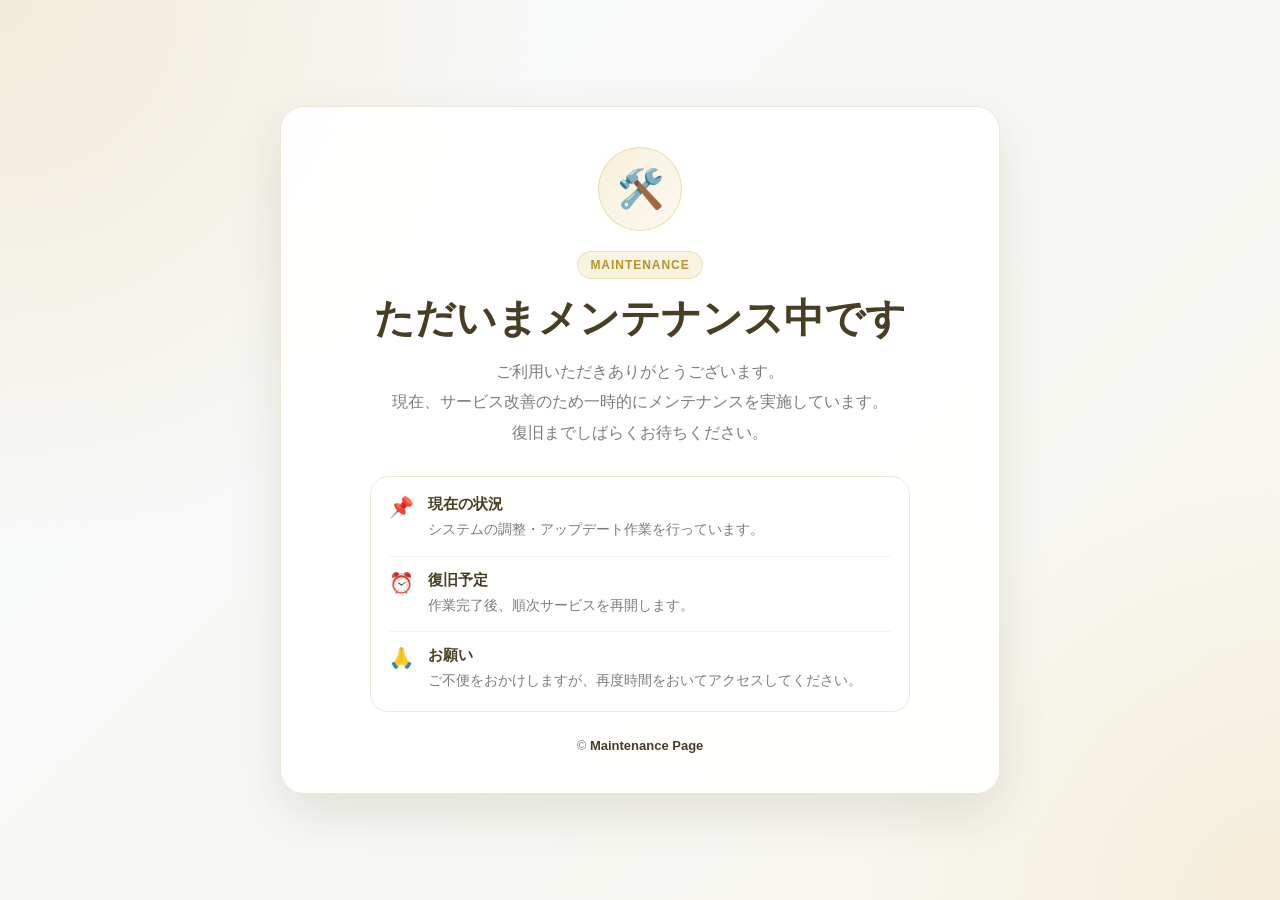
<file: maintenance.html>
<!DOCTYPE html>
<html lang="ja">
<head>
  <meta charset="UTF-8" />
  <meta name="viewport" content="width=device-width, initial-scale=1.0" />
  <title>メンテナンス中</title>
  <link rel="stylesheet" href="assets/css/maintenance.css?v=20261010-account-glass-v3.4">
</head>
<body>
  <main class="card">
    <div class="icon">🛠️</div>
    <div class="label">MAINTENANCE</div>
    <h1>ただいまメンテナンス中です</h1>
    <p class="lead">
      ご利用いただきありがとうございます。<br>
      現在、サービス改善のため一時的にメンテナンスを実施しています。<br>
      復旧までしばらくお待ちください。
    </p>

    <section class="info">
      <div class="row">
        <div class="emoji">📌</div>
        <div>
          <div class="row-title">現在の状況</div>
          <div class="row-text">システムの調整・アップデート作業を行っています。</div>
        </div>
      </div>
      <div class="row">
        <div class="emoji">⏰</div>
        <div>
          <div class="row-title">復旧予定</div>
          <div class="row-text">作業完了後、順次サービスを再開します。</div>
        </div>
      </div>
      <div class="row">
        <div class="emoji">🙏</div>
        <div>
          <div class="row-title">お願い</div>
          <div class="row-text">ご不便をおかけしますが、再度時間をおいてアクセスしてください。</div>
        </div>
      </div>
    </section>

    <div class="footer">© <strong>Maintenance Page</strong></div>
  </main>
</body>
</html>
</file>
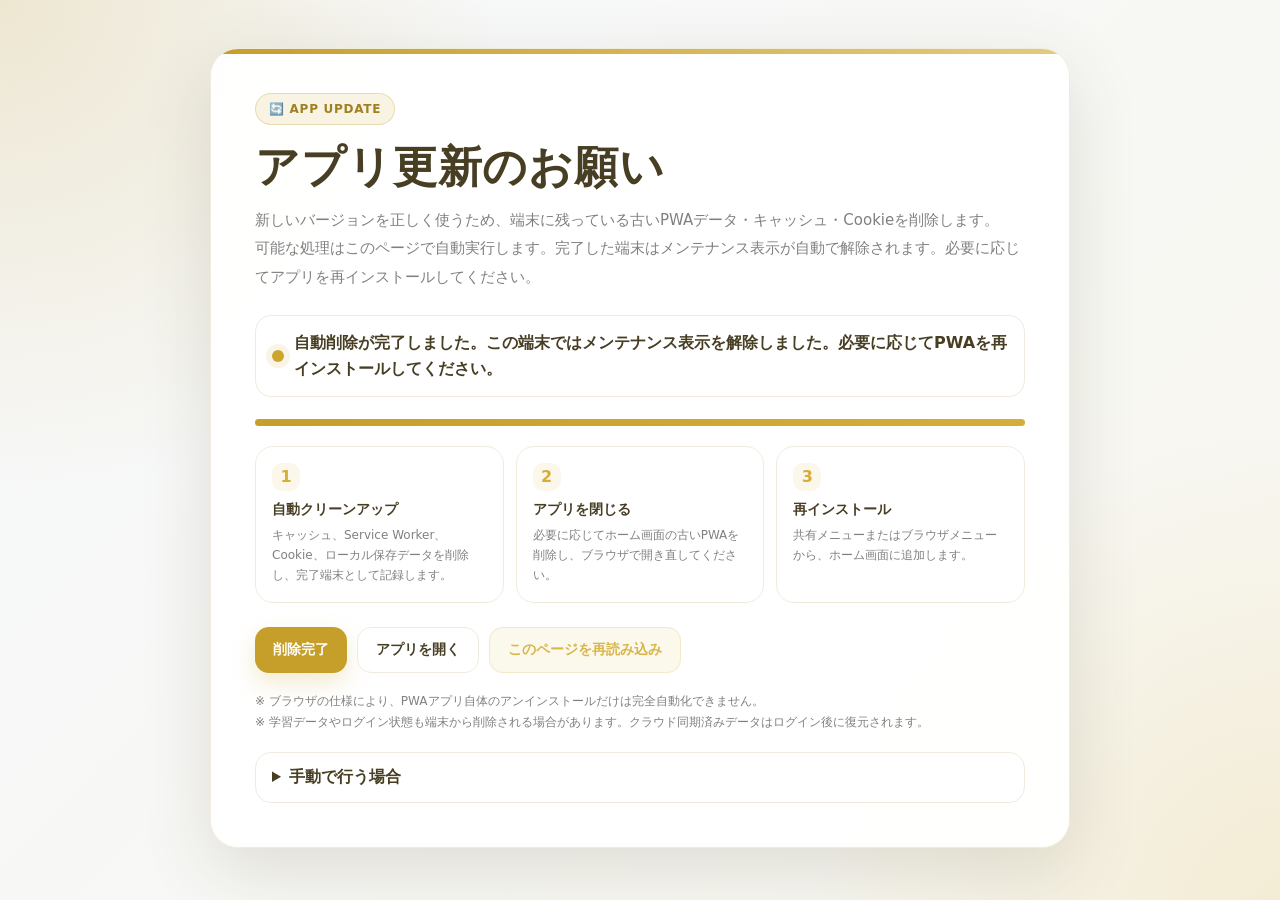
<file: update.html>
<!DOCTYPE html>
<html lang="ja">
<head>
  <meta charset="UTF-8" />
  <meta name="viewport" content="width=device-width, initial-scale=1.0, viewport-fit=cover" />
  <meta name="robots" content="noindex,nofollow" />
  <title>アプリ更新のお願い｜シス単マスター</title>
  <style>
    :root {
      --bg1: #f7f9fc;
      --bg2: #f8f6ee;
      --card: rgba(255,255,255,0.94);
      --text: #473e24;
      --sub: #808080;
      --accent: #c69f2a;
      --accent2: #9f8022;
      --blue: #d5ae3a;
      --green: #cca52e;
      --red: #d9b54a;
      --border: #f0ebdd;
      --shadow: 0 22px 70px rgba(71,62,36, 0.14);
    }
    * { box-sizing: border-box; }
    body {
      margin: 0;
      min-height: 100vh;
      font-family: "Noto Sans JP", "Hiragino Sans", "Yu Gothic", system-ui, sans-serif;
      color: var(--text);
      background:
        radial-gradient(circle at top left, rgba(198,159,42,.20), transparent 32%),
        radial-gradient(circle at bottom right, rgba(213,174,58,.14), transparent 30%),
        linear-gradient(135deg, var(--bg1), var(--bg2));
      display: grid;
      place-items: center;
      padding: max(18px, env(safe-area-inset-top)) 18px max(22px, env(safe-area-inset-bottom));
    }
    .wrap { width: 100%; max-width: 860px; }
    .card {
      background: var(--card);
      border: 1px solid var(--border);
      border-radius: 28px;
      box-shadow: var(--shadow);
      padding: clamp(24px, 5vw, 44px);
      backdrop-filter: blur(12px);
      overflow: hidden;
      position: relative;
    }
    .card::before {
      content: "";
      position: absolute;
      top: 0; left: 0; right: 0;
      height: 5px;
      background: linear-gradient(90deg, var(--accent), rgba(213,174,58,.65));
    }
    .badge {
      display: inline-flex;
      align-items: center;
      gap: 8px;
      padding: 8px 13px;
      border-radius: 999px;
      color: var(--accent2);
      background: rgba(198,159,42,.13);
      border: 1px solid rgba(198,159,42,.28);
      font-size: 12px;
      font-weight: 800;
      letter-spacing: .06em;
      margin-bottom: 16px;
    }
    h1 {
      margin: 0 0 12px;
      font-size: clamp(28px, 5vw, 44px);
      line-height: 1.2;
      letter-spacing: .02em;
    }
    .lead {
      margin: 0 0 24px;
      color: var(--sub);
      font-size: 15px;
      line-height: 1.9;
    }
    .status {
      display: flex;
      align-items: center;
      gap: 10px;
      padding: 14px 16px;
      border: 1px solid var(--border);
      border-radius: 16px;
      background: #ffffff;
      margin: 18px 0 22px;
      font-weight: 700;
      line-height: 1.6;
    }
    .dot {
      width: 12px;
      height: 12px;
      border-radius: 50%;
      background: var(--blue);
      box-shadow: 0 0 0 6px rgba(213,174,58,.12);
      flex: none;
    }
    .status.done .dot { background: var(--green); box-shadow: 0 0 0 6px rgba(204,165,46,.12); }
    .status.warn .dot { background: var(--red); box-shadow: 0 0 0 6px rgba(217,181,74,.12); }
    .grid {
      display: grid;
      grid-template-columns: repeat(3, 1fr);
      gap: 12px;
      margin: 20px 0 24px;
    }
    .step {
      background: #ffffff;
      border: 1px solid var(--border);
      border-radius: 18px;
      padding: 16px;
      min-height: 126px;
    }
    .step-num {
      width: 28px;
      height: 28px;
      border-radius: 10px;
      background: rgba(213,174,58,.10);
      color: var(--blue);
      display: grid;
      place-items: center;
      font-weight: 900;
      margin-bottom: 10px;
    }
    .step-title { font-size: 14px; font-weight: 900; margin-bottom: 6px; }
    .step-text { color: var(--sub); font-size: 12px; line-height: 1.7; }
    .actions {
      display: flex;
      gap: 10px;
      flex-wrap: wrap;
      margin-top: 18px;
    }
    button, .linkbtn {
      appearance: none;
      border: none;
      border-radius: 14px;
      padding: 13px 18px;
      font-weight: 900;
      font-size: 14px;
      cursor: pointer;
      text-decoration: none;
      display: inline-flex;
      align-items: center;
      justify-content: center;
      gap: 8px;
      transition: transform .18s ease, box-shadow .18s ease, opacity .18s ease;
    }
    button:active, .linkbtn:active { transform: scale(.97); }
    .primary { background: var(--accent); color: #ffffff; box-shadow: 0 10px 24px rgba(198,159,42,.22); }
    .secondary { background: #ffffff; color: var(--text); border: 1px solid var(--border); }
    .danger { background: rgba(217,181,74,.10); color: var(--red); border: 1px solid rgba(217,181,74,.22); }
    .smallnote {
      margin-top: 18px;
      color: var(--sub);
      font-size: 12px;
      line-height: 1.8;
    }
    details {
      margin-top: 18px;
      background: rgba(255,255,255,.68);
      border: 1px solid var(--border);
      border-radius: 16px;
      padding: 14px 16px;
    }
    summary { cursor: pointer; font-weight: 900; }
    .manual {
      margin: 12px 0 0;
      padding-left: 18px;
      color: var(--sub);
      line-height: 1.9;
      font-size: 13px;
    }
    .progressbar {
      height: 7px;
      border-radius: 999px;
      overflow: hidden;
      background: #f6f2e7;
      margin-top: 12px;
    }
    .progressbar > span {
      display: block;
      height: 100%;
      width: 0%;
      background: linear-gradient(90deg, var(--accent), var(--blue));
      transition: width .35s ease;
    }
    @media (max-width: 760px) {
      body { place-items: stretch; }
      .grid { grid-template-columns: 1fr; }
      .card { border-radius: 22px; }
      .actions { flex-direction: column; }
      button, .linkbtn { width: 100%; }
      .step { min-height: auto; }
    }
  </style>
</head>
<body>
  <main class="wrap">
    <section class="card" aria-labelledby="title">
      <div class="badge">🔄 APP UPDATE</div>
      <h1 id="title">アプリ更新のお願い</h1>
      <p class="lead">
        新しいバージョンを正しく使うため、端末に残っている古いPWAデータ・キャッシュ・Cookieを削除します。<br>
        可能な処理はこのページで自動実行します。完了した端末はメンテナンス表示が自動で解除されます。必要に応じてアプリを再インストールしてください。
      </p>

      <div id="status" class="status">
        <span class="dot"></span>
        <span id="statusText">更新準備をしています...</span>
      </div>
      <div class="progressbar" aria-hidden="true"><span id="progressFill"></span></div>

      <div class="grid" aria-label="更新手順">
        <div class="step">
          <div class="step-num">1</div>
          <div class="step-title">自動クリーンアップ</div>
          <div class="step-text">キャッシュ、Service Worker、Cookie、ローカル保存データを削除し、完了端末として記録します。</div>
        </div>
        <div class="step">
          <div class="step-num">2</div>
          <div class="step-title">アプリを閉じる</div>
          <div class="step-text">必要に応じてホーム画面の古いPWAを削除し、ブラウザで開き直してください。</div>
        </div>
        <div class="step">
          <div class="step-num">3</div>
          <div class="step-title">再インストール</div>
          <div class="step-text">共有メニューまたはブラウザメニューから、ホーム画面に追加します。</div>
        </div>
      </div>

      <div class="actions">
        <button class="primary" id="cleanBtn" type="button">自動で削除する</button>
        <a class="linkbtn secondary" href="./index.html?v=updated">アプリを開く</a>
        <button class="danger" id="reloadBtn" type="button">このページを再読み込み</button>
      </div>

      <p class="smallnote">
        ※ ブラウザの仕様により、PWAアプリ自体のアンインストールだけは完全自動化できません。<br>
        ※ 学習データやログイン状態も端末から削除される場合があります。クラウド同期済みデータはログイン後に復元されます。
      </p>

      <details>
        <summary>手動で行う場合</summary>
        <ol class="manual">
          <li>ホーム画面のシス単マスターを長押しして削除します。</li>
          <li>ブラウザのサイト設定からCookieとサイトデータを削除します。</li>
          <li>ブラウザでサイトを開き直し、ホーム画面に追加します。</li>
        </ol>
      </details>
    </section>
  </main>

  <script>
    const statusEl = document.getElementById('status');
    const statusText = document.getElementById('statusText');
    const progressFill = document.getElementById('progressFill');
    const cleanBtn = document.getElementById('cleanBtn');
    const reloadBtn = document.getElementById('reloadBtn');
    const MAINTENANCE_RELEASE_ID = new URLSearchParams(location.search).get('release') || '2026.05.09-update-cleanup-1';
    const MAINTENANCE_CLEANUP_DONE_KEY = 'systan_maintenance_cleanup_done_v1';

    function setMaintenanceCleanupDone() {
      try { localStorage.setItem(MAINTENANCE_CLEANUP_DONE_KEY, MAINTENANCE_RELEASE_ID); } catch (e) {}
      try {
        document.cookie = `systan_update_cleanup_done=${encodeURIComponent(MAINTENANCE_RELEASE_ID)}; path=/; max-age=31536000; SameSite=Lax`;
      } catch (e) {}
    }

    function setStatus(text, type, progress) {
      statusText.textContent = text;
      statusEl.classList.remove('done', 'warn');
      if (type) statusEl.classList.add(type);
      if (typeof progress === 'number') progressFill.style.width = Math.max(0, Math.min(100, progress)) + '%';
    }

    function deleteCookies() {
      const cookies = document.cookie ? document.cookie.split(';') : [];
      const hostParts = location.hostname.split('.');
      const domains = [location.hostname];
      if (hostParts.length > 2) domains.push('.' + hostParts.slice(-2).join('.'));
      const paths = ['/', location.pathname.replace(/\/[^/]*$/, '/') || '/'];

      cookies.forEach(cookie => {
        const eq = cookie.indexOf('=');
        const name = (eq > -1 ? cookie.slice(0, eq) : cookie).trim();
        if (!name) return;
        paths.forEach(path => {
          document.cookie = `${name}=; expires=Thu, 01 Jan 1970 00:00:00 GMT; path=${path}`;
          domains.forEach(domain => {
            document.cookie = `${name}=; expires=Thu, 01 Jan 1970 00:00:00 GMT; path=${path}; domain=${domain}`;
          });
        });
      });
    }

    async function unregisterServiceWorkers() {
      if (!('serviceWorker' in navigator)) return;
      const regs = await navigator.serviceWorker.getRegistrations();
      await Promise.all(regs.map(reg => reg.unregister()));
    }

    async function clearCaches() {
      if (!('caches' in window)) return;
      const keys = await caches.keys();
      await Promise.all(keys.map(key => caches.delete(key)));
    }

    async function clearStorage() {
      try { localStorage.clear(); } catch (e) {}
      try { sessionStorage.clear(); } catch (e) {}
      if (navigator.storage && navigator.storage.persisted) {
        try { await navigator.storage.persisted(); } catch (e) {}
      }
    }

    async function cleanAppData() {
      cleanBtn.disabled = true;
      setStatus('Service Workerを解除しています...', null, 18);
      try { await unregisterServiceWorkers(); } catch (e) { console.warn(e); }

      setStatus('キャッシュを削除しています...', null, 40);
      try { await clearCaches(); } catch (e) { console.warn(e); }

      setStatus('Cookieを削除しています...', null, 62);
      try { deleteCookies(); } catch (e) { console.warn(e); }

      setStatus('端末内の保存データを削除しています...', null, 82);
      try { await clearStorage(); } catch (e) { console.warn(e); }

      // 削除完了後に、この端末は現在のメンテナンス対象から外す印を保存します。
      // localStorage.clear() の後に保存することで、次回起動時も通常画面へ進めます。
      setMaintenanceCleanupDone();

      setStatus('自動削除が完了しました。この端末ではメンテナンス表示を解除しました。必要に応じてPWAを再インストールしてください。', 'done', 100);
      cleanBtn.textContent = '削除完了';
    }

    cleanBtn.addEventListener('click', cleanAppData);
    reloadBtn.addEventListener('click', () => location.replace('./update.html?v=' + Date.now()));

    window.addEventListener('load', () => {
      setStatus('自動削除を開始します...', null, 8);
      setTimeout(cleanAppData, 450);
    });
  </script>
</body>
</html>
</file>
<file: assets/css/maintenance.css>
:root {
      --bg1: #f7f9fc;
      --bg2: #f8f6ee;
      --card: rgba(255,255,255,0.92);
      --text: #473e24;
      --sub: #7c7c7c;
      --accent: #d4ad37;
      --accent-dark: #b89427;
      --border: #ece7d9;
      --shadow: 0 20px 50px rgba(71,62,36, 0.12);
    }

    * { box-sizing: border-box; }

    body {
      margin: 0;
      min-height: 100vh;
      display: grid;
      place-items: center;
      padding: 24px;
      font-family: "Noto Sans JP", "Hiragino Sans", "Yu Gothic", sans-serif;
      color: var(--text);
      background:
        radial-gradient(circle at top left, rgba(212,173,55,0.18), transparent 35%),
        radial-gradient(circle at bottom right, rgba(213,174,58,0.12), transparent 28%),
        linear-gradient(135deg, var(--bg1), var(--bg2));
    }

    .card {
      width: 100%;
      max-width: 720px;
      background: var(--card);
      border: 1px solid var(--border);
      border-radius: 24px;
      box-shadow: var(--shadow);
      padding: 40px 32px;
      text-align: center;
      backdrop-filter: blur(10px);
    }

    .icon {
      width: 84px;
      height: 84px;
      margin: 0 auto 20px;
      border-radius: 50%;
      display: grid;
      place-items: center;
      background: linear-gradient(135deg, rgba(212,173,55,0.18), rgba(212,173,55,0.08));
      border: 1px solid rgba(212,173,55,0.35);
      font-size: 38px;
    }

    .label {
      display: inline-block;
      margin-bottom: 14px;
      padding: 6px 12px;
      border-radius: 999px;
      font-size: 12px;
      font-weight: 700;
      letter-spacing: 0.08em;
      color: var(--accent-dark);
      background: rgba(212,173,55,0.14);
      border: 1px solid rgba(212,173,55,0.28);
    }

    h1 {
      margin: 0 0 14px;
      font-size: clamp(28px, 4vw, 40px);
      line-height: 1.25;
    }

    .lead {
      margin: 0 auto 24px;
      max-width: 560px;
      font-size: 16px;
      line-height: 1.9;
      color: var(--sub);
    }

    .info {
      margin: 28px auto 0;
      max-width: 540px;
      text-align: left;
      background: #ffffff;
      border: 1px solid var(--border);
      border-radius: 18px;
      padding: 18px 18px 8px;
    }

    .row {
      display: flex;
      gap: 14px;
      align-items: flex-start;
      padding: 0 0 14px;
      margin-bottom: 14px;
      border-bottom: 1px solid #f6f4ee;
    }

    .row:last-child {
      border-bottom: none;
      margin-bottom: 0;
      padding-bottom: 10px;
    }

    .row .emoji {
      font-size: 20px;
      line-height: 1;
      padding-top: 2px;
    }

    .row-title {
      font-weight: 700;
      margin-bottom: 4px;
      font-size: 15px;
    }

    .row-text {
      color: var(--sub);
      font-size: 14px;
      line-height: 1.7;
    }

    .footer {
      margin-top: 26px;
      font-size: 13px;
      color: var(--sub);
    }

    .footer strong {
      color: var(--text);
    }

    @media (max-width: 520px) {
      .card {
        padding: 32px 20px;
        border-radius: 20px;
      }

      .lead {
        font-size: 15px;
      }

      .info {
        padding: 16px 14px 6px;
      }
    }
</file>
